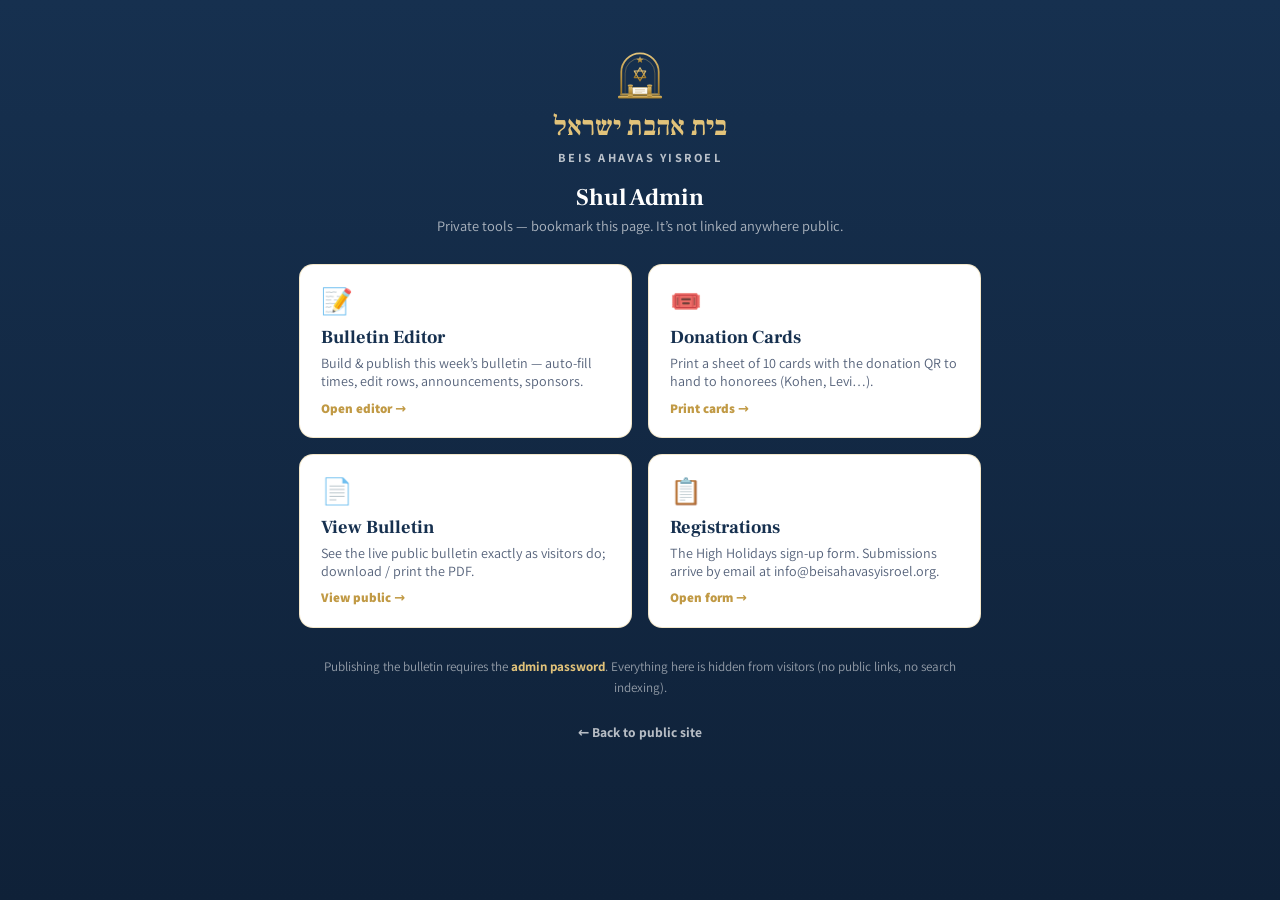
<file: admin.html>
<!DOCTYPE html>
<html lang="en">
<head>
<meta charset="UTF-8">
<meta name="viewport" content="width=device-width, initial-scale=1.0">
<title>Shul Admin · Beis Ahavas Yisroel</title>
<meta name="robots" content="noindex, nofollow">
<link rel="icon" type="image/svg+xml" href="images/favicon.svg">
<link rel="preconnect" href="https://fonts.googleapis.com">
<link rel="preconnect" href="https://fonts.gstatic.com" crossorigin>
<link href="https://fonts.googleapis.com/css2?family=Frank+Ruhl+Libre:wght@700;900&family=Assistant:wght@400;600;700&display=swap" rel="stylesheet">
<style>
  :root { --navy:#16304f; --navy-900:#0f2138; --gold:#c19a45; --gold-l:#e2c37a; --ink:#223247; }
  * { box-sizing: border-box; }
  body { margin: 0; background: linear-gradient(180deg,#16304f,#0f2138); min-height: 100vh; font-family: "Assistant", system-ui, sans-serif; color: #fff; }
  .wrap { max-width: 720px; margin: 0 auto; padding: 2.4rem 1.2rem 3rem; }
  .brand { display: flex; flex-direction: column; align-items: center; text-align: center; gap: .3rem; margin-bottom: .4rem; }
  .brand img { width: 66px; height: 66px; }
  .brand .he { font-family: "Frank Ruhl Libre", serif; font-weight: 700; font-size: 1.7rem; color: var(--gold-l); }
  .brand .en { font-weight: 700; letter-spacing: .18em; text-transform: uppercase; font-size: .78rem; color: rgba(255,255,255,.7); }
  h1 { text-align: center; font-family: "Frank Ruhl Libre", serif; font-weight: 700; font-size: 1.5rem; margin: 1rem 0 .2rem; }
  .sub { text-align: center; color: rgba(255,255,255,.65); font-size: .9rem; margin: 0 0 1.8rem; }
  .grid { display: grid; grid-template-columns: 1fr 1fr; gap: 1rem; }
  @media (max-width: 560px) { .grid { grid-template-columns: 1fr; } }
  a.tool { display: block; text-decoration: none; color: var(--ink); background: #fff; border-radius: 14px; padding: 1.2rem 1.3rem; border: 1px solid rgba(226,195,122,.4); transition: transform .15s, box-shadow .15s; }
  a.tool:hover { transform: translateY(-2px); box-shadow: 0 14px 30px -16px rgba(0,0,0,.5); }
  a.tool .ic { font-size: 1.6rem; }
  a.tool h2 { font-family: "Frank Ruhl Libre", serif; color: var(--navy); font-size: 1.15rem; margin: .5rem 0 .3rem; }
  a.tool p { margin: 0; font-size: .88rem; color: #55627a; }
  a.tool .go { color: var(--gold); font-weight: 800; font-size: .82rem; margin-top: .6rem; display: inline-block; }
  .note { margin-top: 1.8rem; text-align: center; font-size: .82rem; color: rgba(255,255,255,.55); line-height: 1.6; }
  .note strong { color: var(--gold-l); }
  .foot { text-align: center; margin-top: 1.4rem; }
  .foot a { color: rgba(255,255,255,.7); text-decoration: none; font-weight: 700; font-size: .85rem; }
</style>
</head>
<body>
  <div class="wrap">
    <div class="brand">
      <img src="images/logo.svg" alt="">
      <span class="he" dir="rtl" lang="he">בית אהבת ישראל</span>
      <span class="en">Beis Ahavas Yisroel</span>
    </div>
    <h1>Shul Admin</h1>
    <p class="sub">Private tools — bookmark this page. It’s not linked anywhere public.</p>

    <div class="grid">
      <a class="tool" href="/bulletin-editor">
        <div class="ic">📝</div>
        <h2>Bulletin Editor</h2>
        <p>Build &amp; publish this week’s bulletin — auto-fill times, edit rows, announcements, sponsors.</p>
        <span class="go">Open editor →</span>
      </a>
      <a class="tool" href="/donate-card">
        <div class="ic">🎟️</div>
        <h2>Donation Cards</h2>
        <p>Print a sheet of 10 cards with the donation QR to hand to honorees (Kohen, Levi…).</p>
        <span class="go">Print cards →</span>
      </a>
      <a class="tool" href="/bulletin" target="_blank" rel="noopener">
        <div class="ic">📄</div>
        <h2>View Bulletin</h2>
        <p>See the live public bulletin exactly as visitors do; download / print the PDF.</p>
        <span class="go">View public →</span>
      </a>
      <a class="tool" href="/#register">
        <div class="ic">📋</div>
        <h2>Registrations</h2>
        <p>The High Holidays sign-up form. Submissions arrive by email at info@beisahavasyisroel.org.</p>
        <span class="go">Open form →</span>
      </a>
    </div>

    <p class="note">Publishing the bulletin requires the <strong>admin password</strong>. Everything here is hidden from visitors (no public links, no search indexing).</p>
    <div class="foot"><a href="/">← Back to public site</a></div>
  </div>
</body>
</html>
</file>
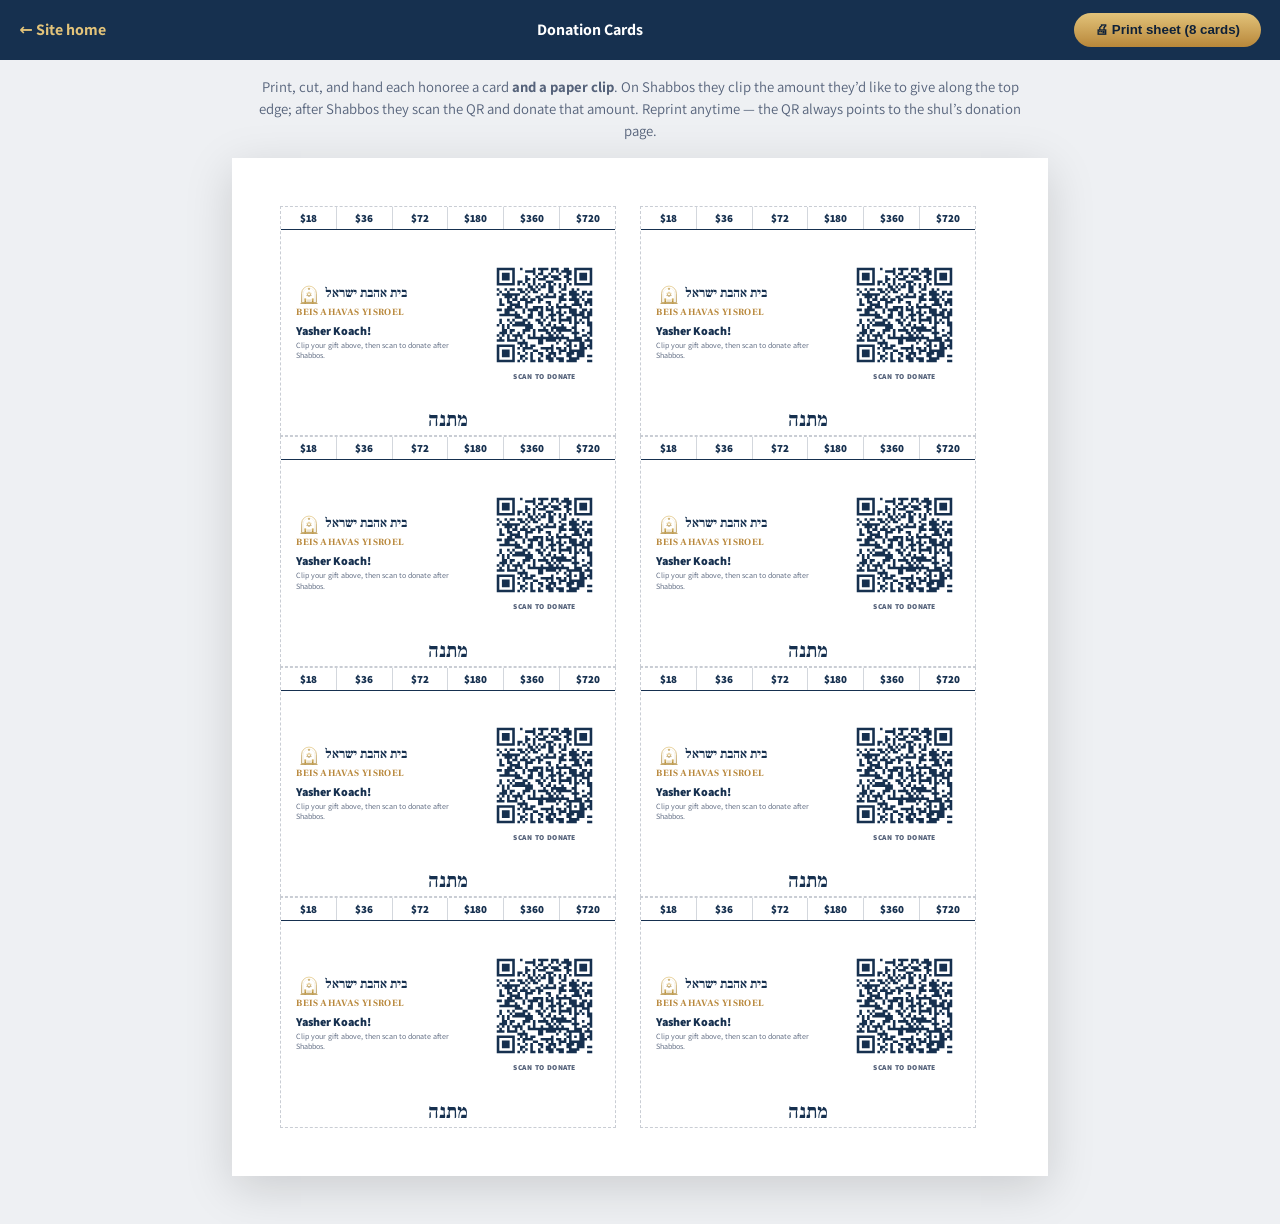
<file: donate-card.html>
<!DOCTYPE html>
<html lang="en">
<head>
<meta charset="UTF-8">
<meta name="viewport" content="width=device-width, initial-scale=1.0">
<title>Donation Cards · Beis Ahavas Yisroel</title>
<meta name="robots" content="noindex">
<link rel="icon" type="image/svg+xml" href="images/favicon.svg">
<link rel="preconnect" href="https://fonts.googleapis.com">
<link rel="preconnect" href="https://fonts.gstatic.com" crossorigin>
<link href="https://fonts.googleapis.com/css2?family=Frank+Ruhl+Libre:wght@700;900&family=Assistant:wght@400;600;700;800&display=swap" rel="stylesheet">
<style>
  :root { --navy:#16304f; --navy-900:#0f2138; --gold:#b8873a; --gold-l:#e2c37a; }
  * { box-sizing: border-box; }
  body { margin: 0; background: #eef0f3; font-family: "Assistant", system-ui, sans-serif; color: #223247; }
  .bar { background: var(--navy); color: #fff; padding: .8rem 1.2rem; display: flex; align-items: center; justify-content: space-between; gap: 1rem; flex-wrap: wrap; }
  .bar a { color: var(--gold-l); text-decoration: none; font-weight: 700; }
  .bar .t { font-weight: 700; }
  .bar .print { background: linear-gradient(180deg,var(--gold-l),var(--gold)); color: var(--navy-900); border: 0; font-weight: 800; padding: .6rem 1.3rem; border-radius: 999px; cursor: pointer; }
  .intro { max-width: 8.5in; margin: 1rem auto 0; padding: 0 1rem; color: #55627a; font-size: .92rem; text-align: center; line-height: 1.5; }
  .sheet { width: 8.5in; max-width: 100%; margin: 1rem auto 3rem; background: #fff; padding: 0.5in; display: grid; grid-template-columns: 1fr 1fr; gap: 0; box-shadow: 0 12px 45px rgba(0,0,0,.15); }
  .card { width: 3.5in; height: 2.4in; border: 1px dashed #c9cdd4; display: flex; flex-direction: column; overflow: hidden; }

  /* Clippable amount strip along the top edge */
  .amts { display: flex; border-bottom: 1.5px solid var(--navy); }
  .amts span { flex: 1; text-align: center; font-weight: 800; font-size: 11px; color: var(--navy); padding: 4px 0; border-right: 1px solid #d3d7dd; }
  .amts span:last-child { border-right: 0; }

  .body { flex: 1; display: flex; align-items: center; gap: 0.14in; padding: 0.08in 0.16in; }
  .left { flex: 1; min-width: 0; }
  .emblem { width: 26px; height: 26px; vertical-align: middle; }
  .name-he { font-family: "Frank Ruhl Libre", serif; font-weight: 700; color: var(--navy); font-size: 13px; line-height: 1; }
  .name-en { font-family: "Frank Ruhl Libre", serif; font-weight: 700; color: var(--gold); font-size: 9.5px; letter-spacing: .04em; }
  .yk { font-weight: 800; color: var(--navy); font-size: 12px; margin: 5px 0 2px; }
  .tip { font-size: 8px; color: #55627a; line-height: 1.3; }
  .qr { text-align: center; }
  .qr img { width: 1.15in; height: 1.15in; display: block; }
  .qr .cap { font-size: 7.5px; font-weight: 800; letter-spacing: .06em; text-transform: uppercase; color: #55627a; margin-top: 1px; }

  .matana { text-align: center; font-family: "Frank Ruhl Libre", serif; font-weight: 700; color: var(--navy); font-size: 20px; padding: 0 0 5px; line-height: 1; }

  @media print {
    @page { size: letter; margin: 0.5in; }
    body { background: #fff; }
    .no-print { display: none !important; }
    .sheet { box-shadow: none; margin: 0 auto; padding: 0; }
    .card { border: 1px dashed #bbb; }
  }
</style>
</head>
<body>
  <div class="bar no-print">
    <a href="/">&larr; Site home</a>
    <span class="t">Donation Cards</span>
    <button class="print" id="printBtn">🖨 Print sheet (8 cards)</button>
  </div>
  <p class="intro no-print">Print, cut, and hand each honoree a card <strong>and a paper clip</strong>. On Shabbos they clip the amount they’d like to give along the top edge; after Shabbos they scan the QR and donate that amount. Reprint anytime — the QR always points to the shul’s donation page.</p>

  <div class="sheet" id="sheet"></div>

  <script>
    var card =
      '<div class="card">' +
        '<div class="amts"><span>$18</span><span>$36</span><span>$72</span><span>$180</span><span>$360</span><span>$720</span></div>' +
        '<div class="body">' +
          '<div class="left">' +
            '<div><img class="emblem" src="images/logo.svg" alt=""> <span class="name-he" dir="rtl" lang="he">בית אהבת ישראל</span></div>' +
            '<div class="name-en">BEIS AHAVAS YISROEL</div>' +
            '<div class="yk">Yasher Koach!</div>' +
            '<div class="tip">Clip your gift above, then scan to donate after Shabbos.</div>' +
          '</div>' +
          '<div class="qr"><img src="images/donate-qr.svg" alt="Scan to donate"><div class="cap">Scan to donate</div></div>' +
        '</div>' +
        '<div class="matana" dir="rtl" lang="he">מתנה</div>' +
      '</div>';
    document.getElementById('sheet').innerHTML = new Array(8).fill(card).join('');
    document.getElementById('printBtn').addEventListener('click', function () { window.print(); });
  </script>
</body>
</html>
</file>
